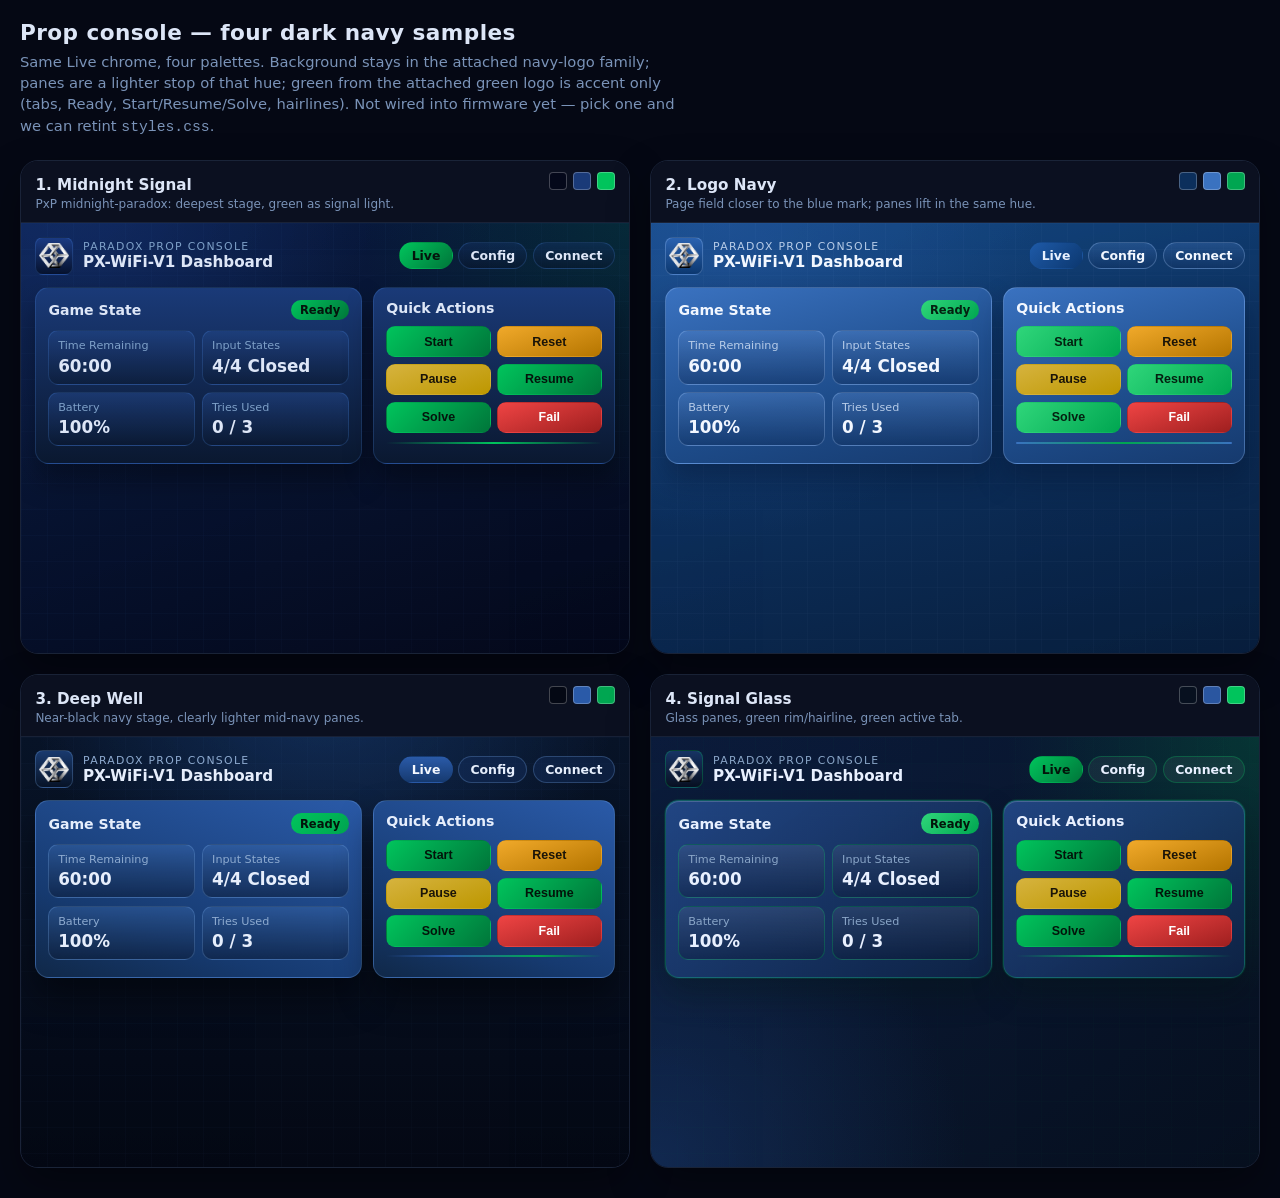
<file: main/webui/theme-samples.html>
<!doctype html>
<html lang="en">
<head>
    <meta charset="utf-8">
    <meta name="viewport" content="width=device-width, initial-scale=1">
    <title>PX-WiFi-V1 — theme samples</title>
    <style>
        :root {
            font-family: system-ui, -apple-system, "Segoe UI", sans-serif;
        }

        * { box-sizing: border-box; }

        body {
            margin: 0;
            color: #dde6f7;
            background: #050814;
        }

        .page-intro {
            max-width: 1280px;
            margin: 0 auto;
            padding: 1.25rem 1.25rem 0.4rem;
        }

        .page-intro h1 {
            margin: 0 0 0.35rem;
            font-size: 1.35rem;
            font-weight: 600;
            letter-spacing: 0.02em;
        }

        .page-intro p {
            margin: 0;
            color: #7a93b8;
            font-size: 0.92rem;
            max-width: 70ch;
            line-height: 1.45;
        }

        .gallery {
            display: grid;
            gap: 1.25rem;
            padding: 1rem 1.25rem 2rem;
            max-width: 1280px;
            margin: 0 auto;
        }

        @media (min-width: 1100px) {
            .gallery { grid-template-columns: 1fr 1fr; }
        }

        .variant {
            border-radius: 18px;
            overflow: hidden;
            border: 1px solid rgba(120, 160, 220, 0.18);
            box-shadow: 0 18px 40px rgba(0, 0, 0, 0.35);
        }

        .variant-meta {
            display: flex;
            justify-content: space-between;
            gap: 0.75rem;
            align-items: baseline;
            padding: 0.7rem 0.9rem;
            background: #0b1020;
            border-bottom: 1px solid rgba(120, 160, 220, 0.12);
        }

        .variant-meta h2 {
            margin: 0;
            font-size: 0.95rem;
            font-weight: 650;
        }

        .variant-meta p {
            margin: 0.15rem 0 0;
            color: #7a93b8;
            font-size: 0.75rem;
        }

        .swatches {
            display: flex;
            gap: 0.35rem;
            flex-shrink: 0;
        }

        .swatch {
            width: 18px;
            height: 18px;
            border-radius: 4px;
            border: 1px solid rgba(255, 255, 255, 0.25);
        }

        /* Shared chrome inside each mock */
        .mock {
            min-height: 430px;
            padding: 0.85rem 0.9rem 1rem;
            color: var(--ink);
            background: var(--page-bg);
            position: relative;
        }

        .mock::before {
            content: "";
            position: absolute;
            inset: 0;
            pointer-events: none;
            background-image:
                linear-gradient(var(--grid) 1px, transparent 1px),
                linear-gradient(90deg, var(--grid) 1px, transparent 1px);
            background-size: 26px 26px;
            opacity: var(--grid-opacity, 0.18);
        }

        .mock > * { position: relative; }

        .topbar {
            display: flex;
            align-items: center;
            justify-content: space-between;
            gap: 0.7rem;
            margin-bottom: 0.75rem;
        }

        .brand {
            display: flex;
            align-items: center;
            gap: 0.6rem;
        }

        .brand-logo {
            width: 38px;
            height: 38px;
            object-fit: contain;
            border-radius: 8px;
            background: var(--logo-well);
            border: 1px solid var(--line);
            padding: 3px;
        }

        .kicker {
            margin: 0;
            color: var(--muted);
            font-size: 0.68rem;
            letter-spacing: 0.12em;
            text-transform: uppercase;
        }

        .brand h3 {
            margin: 0;
            font-size: 0.95rem;
            font-weight: 650;
        }

        .tabs {
            display: flex;
            gap: 0.35rem;
        }

        .tab {
            text-decoration: none;
            color: var(--ink);
            border: 1px solid var(--line);
            background: var(--tab-bg);
            padding: 0.32rem 0.7rem;
            border-radius: 999px;
            font-weight: 650;
            font-size: 0.78rem;
        }

        .tab.active {
            background: var(--tab-active);
            color: var(--tab-active-ink);
            border-color: transparent;
        }

        .layout {
            display: grid;
            grid-template-columns: 1.15fr 0.85fr;
            gap: 0.7rem;
        }

        .panel {
            background: var(--panel);
            border: 1px solid var(--line);
            border-radius: 14px;
            box-shadow: var(--shadow);
            padding: 0.75rem;
        }

        .panel-head {
            display: flex;
            justify-content: space-between;
            align-items: center;
            margin-bottom: 0.65rem;
        }

        .panel-head h4 {
            margin: 0;
            font-size: 0.88rem;
        }

        .badge {
            border-radius: 999px;
            padding: 0.2rem 0.55rem;
            font-size: 0.72rem;
            font-weight: 700;
            background: var(--ok);
            color: var(--ok-ink);
        }

        .metrics {
            display: grid;
            grid-template-columns: 1fr 1fr;
            gap: 0.45rem;
        }

        .metric {
            background: var(--metric);
            border: 1px solid var(--line);
            border-radius: 10px;
            padding: 0.5rem 0.55rem;
        }

        .metric p {
            margin: 0 0 0.2rem;
            color: var(--muted);
            font-size: 0.7rem;
        }

        .metric strong {
            font-size: 1.05rem;
        }

        .btn-grid {
            display: grid;
            grid-template-columns: 1fr 1fr;
            gap: 0.4rem;
        }

        .btn {
            border: 1px solid transparent;
            background: var(--btn);
            color: #fff;
            font-weight: 700;
            border-radius: 9px;
            padding: 0.48rem 0.5rem;
            font-size: 0.78rem;
        }

        .btn-ok { background: var(--cta); color: var(--cta-ink); }
        .btn-warn { background: var(--warn); color: #1a1408; }
        .btn-pause { background: var(--pause); color: #1a1408; }
        .btn-bad { background: var(--bad); }

        .hairline {
            height: 2px;
            border: 0;
            margin: 0.55rem 0 0.45rem;
            background: var(--hairline);
            border-radius: 99px;
        }

        /* 1 — Midnight Signal (PxP midnight, logo-navy panes) */
        .v-midnight {
            --page-bg:
                radial-gradient(circle at 8% -10%, rgba(26, 58, 130, 0.55), transparent 42%),
                radial-gradient(circle at 100% 0%, rgba(0, 166, 81, 0.14), transparent 36%),
                linear-gradient(160deg, #0a1d44 0%, #04081a 100%);
            --panel: linear-gradient(180deg, #1a3a78 0%, #0a1830 100%);
            --metric: linear-gradient(180deg, rgba(36, 72, 140, 0.55), rgba(10, 24, 48, 0.55));
            --tab-bg: linear-gradient(180deg, rgba(26, 58, 120, 0.35), rgba(8, 18, 40, 0.45));
            --tab-active: linear-gradient(135deg, #00c45c 0%, #00763a 100%);
            --tab-active-ink: #04140c;
            --logo-well: linear-gradient(180deg, #1a3a82, #06122e);
            --line: rgba(80, 140, 230, 0.22);
            --grid: rgba(80, 140, 230, 0.16);
            --ink: #dde6f7;
            --muted: #7ea0c8;
            --ok: linear-gradient(135deg, #00c45c, #00763a);
            --ok-ink: #04140c;
            --btn: linear-gradient(160deg, #1a3a78, #0a1830);
            --cta: linear-gradient(135deg, #00c45c, #00763a);
            --cta-ink: #04140c;
            --warn: linear-gradient(160deg, #f0a92a, #b57500);
            --pause: linear-gradient(160deg, #d6b33e, #bd9700);
            --bad: linear-gradient(160deg, #ef4444, #9f1f1f);
            --hairline: linear-gradient(90deg, transparent, #00c45c, transparent);
            --shadow: 0 16px 28px rgba(0, 0, 0, 0.35);
        }

        /* 2 — Logo Navy (field matches attached blue mark) */
        .v-logo-navy {
            --page-bg:
                radial-gradient(circle at 12% 0%, rgba(42, 92, 168, 0.45), transparent 46%),
                linear-gradient(165deg, #154a86 0%, #0c2f5c 48%, #081e3c 100%);
            --panel: linear-gradient(165deg, #3a72c0 0%, #1e4d8c 58%, #163a6e 100%);
            --metric: linear-gradient(180deg, rgba(90, 140, 210, 0.38), rgba(16, 48, 96, 0.5));
            --tab-bg: linear-gradient(180deg, rgba(70, 120, 190, 0.35), rgba(16, 48, 96, 0.4));
            --tab-active: linear-gradient(135deg, #1e5aa8, #0c3870);
            --tab-active-ink: #e8f1ff;
            --logo-well: linear-gradient(180deg, #2a62b0, #0c3870);
            --line: rgba(170, 205, 255, 0.28);
            --grid: rgba(170, 205, 255, 0.14);
            --ink: #f2f7ff;
            --muted: #b7cce8;
            --ok: linear-gradient(135deg, #2fd67a, #00a651);
            --ok-ink: #042010;
            --btn: linear-gradient(160deg, #2a62b0, #123a72);
            --cta: linear-gradient(135deg, #2fd67a, #00a651);
            --cta-ink: #042010;
            --warn: linear-gradient(160deg, #f0a92a, #b57500);
            --pause: linear-gradient(160deg, #d6b33e, #bd9700);
            --bad: linear-gradient(160deg, #ef4444, #9f1f1f);
            --hairline: linear-gradient(90deg, #3a72c0, #00a651, #3a72c0);
            --shadow: 0 16px 28px rgba(6, 20, 48, 0.4);
        }

        /* 3 — Deep Well (darker stage, lifted lighter panes) */
        .v-deep-well {
            --page-bg:
                radial-gradient(circle at 50% -20%, rgba(30, 74, 140, 0.55), transparent 50%),
                linear-gradient(180deg, #081428 0%, #040814 100%);
            --panel: linear-gradient(200deg, #2a5aa8 0%, #163a70 70%, #102848 100%);
            --metric: linear-gradient(180deg, rgba(70, 120, 190, 0.32), rgba(12, 28, 56, 0.55));
            --tab-bg: rgba(20, 48, 96, 0.45);
            --tab-active: linear-gradient(180deg, #2a5aa8, #163a70);
            --tab-active-ink: #f4f8ff;
            --logo-well: linear-gradient(180deg, #1a3a6e, #081428);
            --line: rgba(120, 170, 230, 0.28);
            --grid: rgba(80, 130, 200, 0.12);
            --grid-opacity: 0.22;
            --ink: #e6eefc;
            --muted: #8eabd0;
            --ok: linear-gradient(135deg, #00c45c, #00a651);
            --ok-ink: #03140a;
            --btn: linear-gradient(160deg, #1a3a6e, #0a1830);
            --cta: linear-gradient(135deg, #00c45c, #00763a);
            --cta-ink: #03140a;
            --warn: linear-gradient(160deg, #f0a92a, #b57500);
            --pause: linear-gradient(160deg, #d6b33e, #bd9700);
            --bad: linear-gradient(160deg, #ef4444, #9f1f1f);
            --hairline: linear-gradient(90deg, transparent 0%, #2a5aa8 30%, #00a651 70%, transparent 100%);
            --shadow: 0 20px 36px rgba(0, 0, 0, 0.45);
        }

        /* 4 — Signal Glass (navy glass + green rim light) */
        .v-signal-glass {
            --page-bg:
                radial-gradient(circle at 100% 0%, rgba(0, 166, 81, 0.22), transparent 34%),
                radial-gradient(circle at 0% 100%, rgba(26, 58, 110, 0.55), transparent 42%),
                linear-gradient(145deg, #0b1c3c 0%, #07101f 100%);
            --panel: linear-gradient(145deg, rgba(42, 86, 160, 0.72) 0%, rgba(14, 36, 72, 0.88) 100%);
            --metric: linear-gradient(180deg, rgba(255, 255, 255, 0.08), rgba(8, 20, 44, 0.35));
            --tab-bg: rgba(255, 255, 255, 0.05);
            --tab-active: linear-gradient(135deg, #00c45c, #00763a);
            --tab-active-ink: #03140a;
            --logo-well: linear-gradient(180deg, rgba(26, 58, 110, 0.8), rgba(8, 16, 32, 0.9));
            --line: rgba(0, 196, 92, 0.28);
            --grid: rgba(0, 166, 81, 0.10);
            --ink: #e8f0ff;
            --muted: #8aa6c8;
            --ok: linear-gradient(135deg, #2fd67a, #00a651);
            --ok-ink: #03140a;
            --btn: linear-gradient(160deg, rgba(36, 72, 140, 0.9), rgba(12, 28, 56, 0.95));
            --cta: linear-gradient(135deg, #00c45c, #00763a);
            --cta-ink: #03140a;
            --warn: linear-gradient(160deg, #f0a92a, #b57500);
            --pause: linear-gradient(160deg, #d6b33e, #bd9700);
            --bad: linear-gradient(160deg, #ef4444, #9f1f1f);
            --hairline: linear-gradient(90deg, rgba(42, 86, 160, 0), #00c45c 50%, rgba(42, 86, 160, 0));
            --shadow: 0 16px 32px rgba(0, 20, 10, 0.28);
        }

        .v-signal-glass .panel {
            box-shadow:
                inset 0 1px 0 rgba(255, 255, 255, 0.18),
                0 0 0 1px rgba(0, 196, 92, 0.12),
                0 16px 32px rgba(0, 20, 10, 0.28);
        }
    </style>
</head>
<body>
    <header class="page-intro">
        <h1>Prop console — four dark navy samples</h1>
        <p>
            Same Live chrome, four palettes. Background stays in the attached navy-logo family;
            panes are a lighter stop of that hue; green from the attached green logo is accent only
            (tabs, Ready, Start/Resume/Solve, hairlines). Not wired into firmware yet — pick one
            and we can retint <code>styles.css</code>.
        </p>
    </header>

    <div class="gallery">
        <article class="variant">
            <div class="variant-meta">
                <div>
                    <h2>1. Midnight Signal</h2>
                    <p>PxP midnight-paradox: deepest stage, green as signal light.</p>
                </div>
                <div class="swatches">
                    <span class="swatch" style="background:#04081a"></span>
                    <span class="swatch" style="background:#1a3a78"></span>
                    <span class="swatch" style="background:#00c45c"></span>
                </div>
            </div>
            <div class="mock v-midnight" data-chrome></div>
        </article>

        <article class="variant">
            <div class="variant-meta">
                <div>
                    <h2>2. Logo Navy</h2>
                    <p>Page field closer to the blue mark; panes lift in the same hue.</p>
                </div>
                <div class="swatches">
                    <span class="swatch" style="background:#0c2f5c"></span>
                    <span class="swatch" style="background:#3a72c0"></span>
                    <span class="swatch" style="background:#00a651"></span>
                </div>
            </div>
            <div class="mock v-logo-navy" data-chrome></div>
        </article>

        <article class="variant">
            <div class="variant-meta">
                <div>
                    <h2>3. Deep Well</h2>
                    <p>Near-black navy stage, clearly lighter mid-navy panes.</p>
                </div>
                <div class="swatches">
                    <span class="swatch" style="background:#040814"></span>
                    <span class="swatch" style="background:#2a5aa8"></span>
                    <span class="swatch" style="background:#00a651"></span>
                </div>
            </div>
            <div class="mock v-deep-well" data-chrome></div>
        </article>

        <article class="variant">
            <div class="variant-meta">
                <div>
                    <h2>4. Signal Glass</h2>
                    <p>Glass panes, green rim/hairline, green active tab.</p>
                </div>
                <div class="swatches">
                    <span class="swatch" style="background:#07101f"></span>
                    <span class="swatch" style="background:#2a56a0"></span>
                    <span class="swatch" style="background:#00c45c"></span>
                </div>
            </div>
            <div class="mock v-signal-glass" data-chrome></div>
        </article>
    </div>

    <template id="chrome">
        <div class="topbar">
            <div class="brand">
                <img src="assets/logo.png" alt="" class="brand-logo">
                <div>
                    <p class="kicker">Paradox Prop Console</p>
                    <h3>PX-WiFi-V1 Dashboard</h3>
                </div>
            </div>
            <nav class="tabs">
                <span class="tab active">Live</span>
                <span class="tab">Config</span>
                <span class="tab">Connect</span>
            </nav>
        </div>
        <div class="layout">
            <section class="panel">
                <div class="panel-head">
                    <h4>Game State</h4>
                    <span class="badge">Ready</span>
                </div>
                <div class="metrics">
                    <div class="metric"><p>Time Remaining</p><strong>60:00</strong></div>
                    <div class="metric"><p>Input States</p><strong>4/4 Closed</strong></div>
                    <div class="metric"><p>Battery</p><strong>100%</strong></div>
                    <div class="metric"><p>Tries Used</p><strong>0 / 3</strong></div>
                </div>
            </section>
            <section class="panel">
                <div class="panel-head">
                    <h4>Quick Actions</h4>
                </div>
                <div class="btn-grid">
                    <button class="btn btn-ok" type="button">Start</button>
                    <button class="btn btn-warn" type="button">Reset</button>
                    <button class="btn btn-pause" type="button">Pause</button>
                    <button class="btn btn-ok" type="button">Resume</button>
                    <button class="btn btn-ok" type="button">Solve</button>
                    <button class="btn btn-bad" type="button">Fail</button>
                </div>
                <hr class="hairline">
            </section>
        </div>
    </template>
    <script>
        const tpl = document.getElementById("chrome");
        document.querySelectorAll("[data-chrome]").forEach((el) => {
            el.appendChild(tpl.content.cloneNode(true));
        });
    </script>
</body>
</html>
</file>
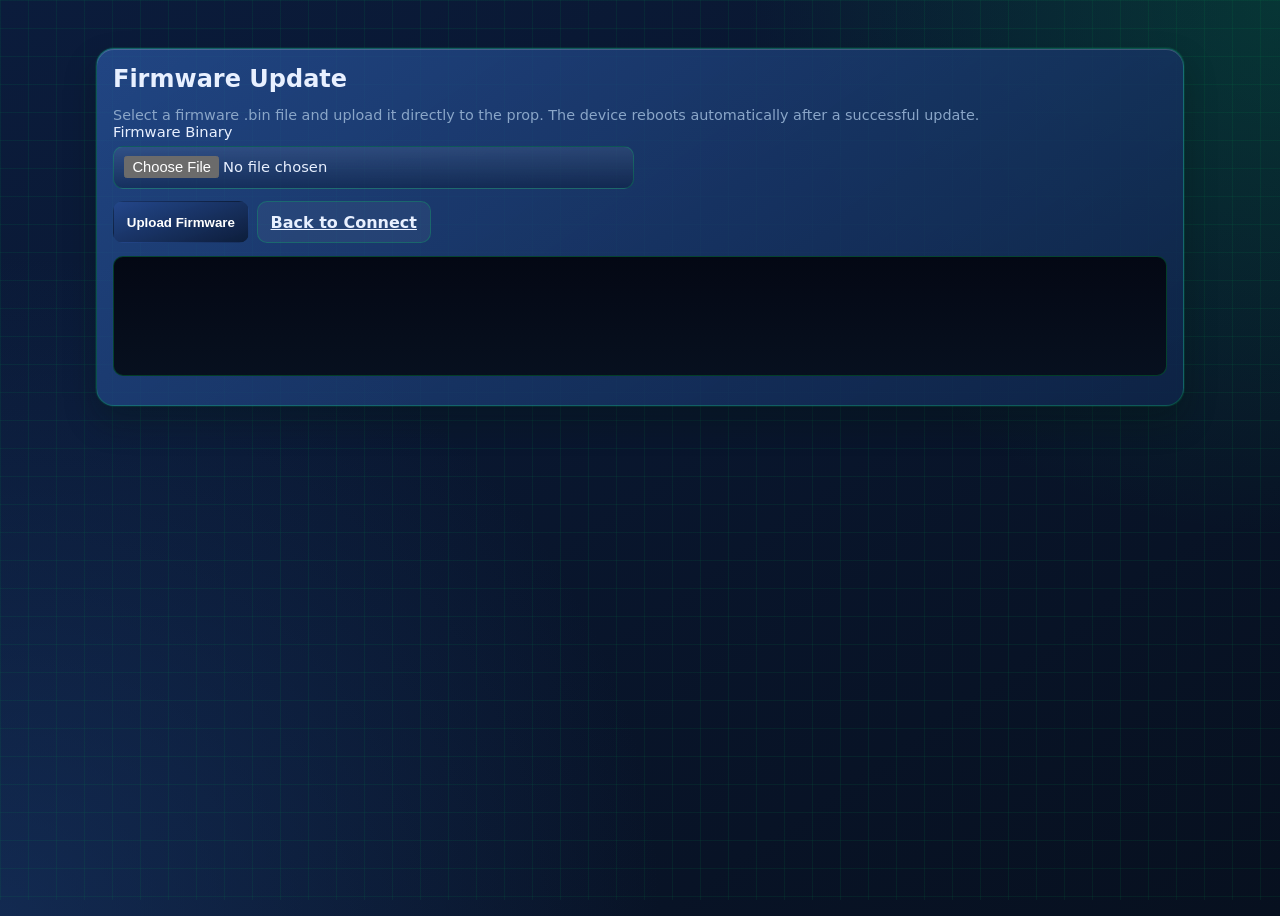
<file: main/webui/update.html>
<!doctype html>
<html lang="en">
<head>
    <meta charset="utf-8">
    <meta name="viewport" content="width=device-width, initial-scale=1">
    <title>PX-WiFi-V1 OTA Update</title>
    <link rel="stylesheet" href="styles.css">
</head>
<body>
    <div class="bg-grid" aria-hidden="true"></div>
    <main class="wrap layout single" style="padding-top:2rem;">
        <section class="panel wide">
            <div class="panel-head">
                <h2>Firmware Update</h2>
            </div>
            <p class="hint">Select a firmware .bin file and upload it directly to the prop. The device reboots automatically after a successful update.</p>
            <div class="form-grid">
                <label>Firmware Binary<input id="firmwareFile" type="file" accept=".bin,application/octet-stream"></label>
            </div>
            <div class="row-actions" style="margin-top:0.8rem;">
                <button id="uploadBtn" class="btn">Upload Firmware</button>
                <a class="btn btn-ghost" href="connection.html">Back to Connect</a>
            </div>
            <pre id="otaLog" class="log"></pre>
        </section>
    </main>

    <script>
        (function () {
            function el(id) { return document.getElementById(id); }
            function log(msg) {
                var node = el("otaLog");
                var ts = new Date().toISOString();
                node.textContent = "[" + ts + "] " + msg + "\n" + node.textContent;
            }

            el("uploadBtn").addEventListener("click", async function () {
                var fileInput = el("firmwareFile");
                if (!fileInput.files || fileInput.files.length === 0) {
                    log("Select a firmware .bin file first.");
                    return;
                }

                var file = fileInput.files[0];
                log("Uploading " + file.name + " (" + file.size + " bytes)...");

                try {
                    var res = await fetch("api/ota/upload", {
                        method: "POST",
                        headers: {
                            "Content-Type": "application/octet-stream"
                        },
                        body: file
                    });
                    var text = await res.text();
                    if (!res.ok) {
                        log("Upload failed: " + text);
                        return;
                    }
                    log("Upload complete: " + text);
                    log("Device will reboot in a moment.");
                } catch (err) {
                    log("Upload error: " + String(err));
                }
            });
        })();
    </script>
</body>
</html>
</file>
<file: main/webui/styles.css>
:root {
    /* Signal Glass: navy stage, lighter navy panes, green accent (logo family). */
    --blue: #1a3a6e;
    --blue-mid: #2a56a0;
    --blue-deep: #07101f;
    --green: #00a651;
    --green-bright: #00c45c;
    --green-deep: #00763a;
    --ink: #e8f0ff;
    --muted: #8aa6c8;
    --paper: #07101f;
    --surface: #0b1c3c;
    --panel: linear-gradient(145deg, rgba(42, 86, 160, 0.72) 0%, rgba(14, 36, 72, 0.88) 100%);
    --metric: linear-gradient(180deg, rgba(255, 255, 255, 0.08), rgba(8, 20, 44, 0.35));
    --line: rgba(0, 196, 92, 0.28);
    --grid: rgba(0, 166, 81, 0.10);
    --accent: var(--green-bright);
    --accent-soft: #2fd67a;
    --ok: var(--green-bright);
    --ok-ink: #03140a;
    --warn: #f0a92a;
    --bad: #ef4444;
    --danger: var(--bad);
    --shadow: 0 16px 32px rgba(0, 20, 10, 0.28);
    --cta: linear-gradient(135deg, var(--green-bright), var(--green-deep));
    --tab-bg: rgba(255, 255, 255, 0.05);
}

* {
    box-sizing: border-box;
}

html {
    color-scheme: dark;
}

body {
    margin: 0;
    color: var(--ink);
    font-family: "Segoe UI", "Avenir Next", system-ui, sans-serif;
    background:
        radial-gradient(circle at 100% 0%, rgba(0, 166, 81, 0.22), transparent 34%),
        radial-gradient(circle at 0% 100%, rgba(26, 58, 110, 0.55), transparent 42%),
        linear-gradient(145deg, #0b1c3c 0%, #07101f 100%);
    min-height: 100vh;
}

h1, h2, h3 {
    font-family: "Segoe UI", "Trebuchet MS", system-ui, sans-serif;
    margin: 0;
}

.bg-grid {
    position: fixed;
    inset: 0;
    pointer-events: none;
    opacity: 1;
    background-image: linear-gradient(var(--grid) 1px, transparent 1px),
        linear-gradient(90deg, var(--grid) 1px, transparent 1px);
    background-size: 28px 28px;
}

.wrap {
    max-width: 1120px;
    margin: 0 auto;
    padding: 1rem;
}

.topbar {
    display: flex;
    align-items: center;
    justify-content: space-between;
    gap: 1rem;
    position: sticky;
    top: 0;
    z-index: 10;
    backdrop-filter: blur(8px);
}

.battery-badge {
    display: inline-flex;
    align-items: center;
    gap: 0.4rem;
    font-weight: 700;
    font-size: 0.85rem;
}

.status-icons {
    display: inline-flex;
    align-items: center;
    gap: 0.5rem;
    margin-left: auto;
    border-radius: 999px;
    border: 1px solid var(--line);
    padding: 0.3rem 0.7rem;
    background: var(--metric);
}

.battery-good {
    color: var(--ok);
}

.battery-warn {
    color: var(--warn);
}

.battery-bad {
    color: var(--bad);
}

.battery-usb {
    color: var(--muted);
}

.battery-icon {
    width: 22px;
    height: 14px;
    display: inline-flex;
    align-items: center;
}

.battery-svg {
    width: 22px;
    height: 14px;
    display: block;
}

.brand {
    display: flex;
    align-items: center;
    gap: 0.75rem;
}

.brand-logo {
    width: 44px;
    height: 44px;
    object-fit: contain;
    border-radius: 8px;
    background: linear-gradient(180deg, rgba(26, 58, 110, 0.8), rgba(8, 16, 32, 0.9));
    border: 1px solid var(--line);
}

.kicker {
    margin: 0;
    color: var(--muted);
    font-size: 0.78rem;
    letter-spacing: 0.08em;
    text-transform: uppercase;
}

.tabs {
    display: flex;
    flex-wrap: wrap;
    gap: 0.5rem;
    align-items: center;
    max-width: 100%;
}

.tab {
    text-decoration: none;
    color: var(--ink);
    border: 1px solid var(--line);
    background: var(--tab-bg);
    padding: 0.5rem 0.85rem;
    border-radius: 999px;
    font-weight: 600;
}

.tab.active {
    background: var(--cta);
    color: var(--ok-ink);
}

.layout {
    display: grid;
    grid-template-columns: 1.2fr 1fr;
    gap: 1rem;
    align-items: start;
    margin-top: 1rem;
}

.layout.single {
    grid-template-columns: 1fr;
}

.panel {
    background: var(--panel);
    border: 1px solid var(--line);
    border-radius: 18px;
    box-shadow:
        inset 0 1px 0 rgba(255, 255, 255, 0.18),
        0 0 0 1px rgba(0, 196, 92, 0.12),
        var(--shadow);
    padding: 1rem;
    overflow: hidden;
    animation: rise 420ms ease both;
}

.panel.wide {
    grid-column: 1 / -1;
}

.panel-head {
    display: flex;
    justify-content: space-between;
    align-items: center;
    gap: 1rem;
    margin-bottom: 0.9rem;
}

.row-actions {
    display: flex;
    gap: 0.5rem;
    flex-wrap: wrap;
}

.badge {
    border-radius: 999px;
    padding: 0.35rem 0.7rem;
    background: var(--metric);
    border: 1px solid var(--line);
    text-transform: capitalize;
}

.badge.state-ready {
    background: var(--cta);
    color: var(--ok-ink);
    border-color: transparent;
}

.badge.state-not-ready {
    background: linear-gradient(160deg, #f0a92a, #b57500);
    color: #1a1408;
    border-color: transparent;
}

.badge.state-running {
    background: linear-gradient(180deg, rgba(255, 255, 255, 0.16), rgba(8, 20, 44, 0.4));
    color: var(--ink);
    border-color: rgba(232, 240, 255, 0.2);
}

.badge.state-paused {
    background: linear-gradient(160deg, #d6b33e, #bd9700);
    color: #1a1408;
    border-color: transparent;
}

.badge.state-solved {
    background: linear-gradient(135deg, var(--green), var(--green-deep));
    color: var(--ok-ink);
    border-color: transparent;
}

.badge.state-failed {
    background: linear-gradient(160deg, #ef4444, #9f1f1f);
    color: #fff;
    border-color: transparent;
}

.metrics {
    display: grid;
    grid-template-columns: repeat(3, minmax(0, 1fr));
    gap: 0.75rem;
}

.metric {
    background: var(--metric);
    border: 1px solid var(--line);
    border-radius: 12px;
    padding: 0.8rem;
}

.metric p {
    margin: 0 0 0.35rem;
    color: var(--muted);
    font-size: 0.84rem;
}

.metric h3 {
    font-size: 1.35rem;
}

.text-ok {
    color: var(--ok);
}

.text-warn {
    color: var(--warn);
}

.text-bad {
    color: var(--bad);
}

.text-muted {
    color: var(--muted);
}

.hidden {
    display: none !important;
}

.btn-grid {
    display: grid;
    grid-template-columns: repeat(2, minmax(0, 1fr));
    gap: 0.65rem;
}

.btn {
    border: 1px solid transparent;
    background: linear-gradient(160deg, rgba(36, 72, 140, 0.9), rgba(12, 28, 56, 0.95));
    color: #fff;
    font-weight: 700;
    border-radius: 10px;
    padding: 0.65rem 0.8rem;
    cursor: pointer;
}

.btn:hover {
    filter: saturate(1.1);
}

.btn:active {
    transform: translateY(1px);
}

.btn-ghost {
    color: var(--ink);
    background: var(--tab-bg);
    border-color: var(--line);
}

.btn-warn {
    background: linear-gradient(160deg, #d89d1b, #bf7f00);
}

.btn-danger {
    background: linear-gradient(160deg, #d15151, #ab3030);
}

.btn-start {
    background: var(--cta);
    color: var(--ok-ink);
}

.btn-resume {
    background: var(--cta);
    color: var(--ok-ink);
}

.btn-pause {
    background: linear-gradient(160deg, #d6b33e, #bd9700);
    color: #1a1a1a;
}

.btn-solve {
    background: var(--cta);
    color: var(--ok-ink);
}

.input-indicators {
    display: flex;
    justify-content: flex-start;
    flex-wrap: wrap;
    gap: 0.4rem;
    padding: 0.6rem 0 0;
}

.input-dot {
    display: inline-flex;
    align-items: center;
    justify-content: center;
    width: 1.6rem;
    height: 1.6rem;
    border-radius: 50%;
    font-size: 0.75rem;
    font-weight: 800;
    color: #fff;
    line-height: 1;
}

.input-dot.connected {
    background: var(--ok);
}

.input-dot.disconnected {
    background: var(--bad);
}

.input-dot.inactive {
    background: #b0b0b0;
}

#gameStatePanel.state-ready {
    background: linear-gradient(180deg, rgba(0, 196, 92, 0.28), rgba(14, 36, 72, 0.78));
}

#gameStatePanel.state-not-ready {
    background: linear-gradient(180deg, rgba(240, 169, 42, 0.28), rgba(14, 36, 72, 0.78));
}

#gameStatePanel.state-running {
    background: linear-gradient(180deg, rgba(42, 86, 160, 0.45), rgba(14, 36, 72, 0.78));
}

#gameStatePanel.state-paused {
    background: linear-gradient(180deg, rgba(214, 179, 62, 0.28), rgba(14, 36, 72, 0.78));
}

#gameStatePanel.state-solved {
    background: linear-gradient(180deg, rgba(0, 166, 81, 0.38), rgba(14, 36, 72, 0.78));
}

#gameStatePanel.state-failed {
    background: linear-gradient(180deg, rgba(239, 68, 68, 0.38), rgba(14, 36, 72, 0.78));
}

.wifi-status {
    display: flex;
    align-items: center;
    gap: 0.5rem;
    margin-bottom: 0.7rem;
    font-weight: 600;
}

.wifi-badge {
    display: inline-flex;
    align-items: center;
    gap: 0.35rem;
    font-size: 0.82rem;
    font-weight: 700;
}

.network-name-row {
    display: flex;
    align-items: flex-end;
    gap: 0.7rem;
}

.network-name-label {
    flex: 1;
    display: flex;
    flex-direction: column;
    gap: 0.35rem;
    font-size: 0.92rem;
}

.toggle-row {
    display: flex;
    align-items: center;
    gap: 0.5rem;
    cursor: pointer;
    font-size: 0.92rem;
}

.toggle-row input[type="checkbox"] {
    width: 1.1rem;
    height: 1.1rem;
    accent-color: var(--accent);
    cursor: pointer;
}

.ap-bottom-row {
    display: flex;
    align-items: center;
    justify-content: space-between;
    gap: 0.7rem;
    flex-wrap: wrap;
}

.row-actions-right {
    display: flex;
    gap: 0.5rem;
    flex-wrap: wrap;
    margin-left: auto;
}

.inline-form {
    display: flex;
    align-items: center;
    flex-wrap: wrap;
    gap: 0.55rem;
}

input,
select,
textarea {
    width: 100%;
    border: 1px solid var(--line);
    border-radius: 10px;
    padding: 0.58rem 0.65rem;
    background: var(--metric);
    color: var(--ink);
    font: inherit;
}

/* Native <select> popups on Windows keep a light list and often ignore
 * `color` on the closed field. Force a light field, dark type, and a CSS
 * chevron so every dropdown is readable. */
select {
    color-scheme: light;
    appearance: none;
    -webkit-appearance: none;
    color: #07101f;
    -webkit-text-fill-color: #07101f;
    background-color: #e8f0ff;
    background-image: url("data:image/svg+xml;utf8,<svg xmlns='http://www.w3.org/2000/svg' width='12' height='8' viewBox='0 0 12 8'><path fill='%2307101f' d='M1.2 1.4L6 6.2l4.8-4.8 1.2 1.2L6 8.6 0 2.6z'/></svg>");
    background-repeat: no-repeat;
    background-position: right 0.7rem center;
    background-size: 12px 8px;
    padding-right: 2rem;
}

select option {
    color: #07101f;
    background: #ffffff;
}

.inline-form input {
    max-width: 300px;
}

.toggle {
    display: inline-flex;
    align-items: center;
    gap: 0.4rem;
}

.toggle input {
    width: auto;
}

.form-grid {
    display: grid;
    grid-template-columns: repeat(2, minmax(0, 1fr));
    gap: 0.7rem;
    align-items: start;
}

.form-grid label {
    display: flex;
    flex-direction: column;
    gap: 0.35rem;
    font-size: 0.92rem;
}

.topic-value {
    margin-top: 0;
    min-height: 2.45rem;
    display: flex;
    align-items: center;
    font-weight: 600;
    color: var(--ink);
    word-break: break-all;
}

.detail-grid {
    display: grid;
    grid-template-columns: repeat(2, minmax(0, 1fr));
    gap: 0.6rem;
}

.detail-item {
    display: flex;
    align-items: baseline;
    justify-content: space-between;
    gap: 0.75rem;
    padding: 0.55rem 0.7rem;
    border: 1px solid var(--line);
    border-radius: 10px;
    background: var(--metric);
}

.detail-item span {
    color: var(--muted);
    font-size: 0.85rem;
}

.connection-detail-item {
    width: 100%;
    box-sizing: border-box;
}

.input-suffix-wrap {
    display: flex;
    align-items: center;
    gap: 0.45rem;
}

.input-suffix {
    border: 1px solid var(--line);
    border-radius: 8px;
    padding: 0.45rem 0.55rem;
    background: var(--metric);
    color: var(--muted);
    font-size: 0.85rem;
    white-space: nowrap;
}

.device-apply-wrap {
    display: flex;
    align-items: flex-end;
}

.ssid-list {
    display: grid;
    grid-template-columns: repeat(2, minmax(0, 1fr));
    gap: 0.55rem;
}

.ssid-item {
    display: flex;
    align-items: center;
    justify-content: space-between;
    gap: 0.6rem;
    border: 1px solid var(--line);
    border-radius: 10px;
    padding: 0.55rem 0.65rem;
    background: var(--metric);
    cursor: pointer;
}

.ssid-meta {
    display: inline-flex;
    align-items: center;
    gap: 0.45rem;
    color: var(--muted);
    font-size: 0.82rem;
}

.wifi-icon {
    width: 16px;
    height: 16px;
    display: inline-flex;
    align-items: center;
}

.wifi-svg {
    width: 16px;
    height: 16px;
    display: block;
}

.hint {
    margin: 0.6rem 0 0;
    color: var(--muted);
    font-size: 0.9rem;
}

.log {
    margin-top: 0.8rem;
    min-height: 120px;
    max-height: 270px;
    overflow: auto;
    border-radius: 10px;
    border: 1px solid var(--line);
    background: linear-gradient(180deg, #040814, #07101f);
    color: #d5deee;
    padding: 0.8rem;
    white-space: pre-wrap;
    word-break: break-word;
    font-size: 0.85rem;
    line-height: 1.35;
}

.pulse {
    position: relative;
    overflow: hidden;
}

.pulse::after {
    content: "";
    position: absolute;
    inset: -40% auto auto -40%;
    width: 180px;
    height: 180px;
    background: radial-gradient(circle, rgba(0, 196, 92, 0.22), transparent 68%);
    animation: drift 5s ease-in-out infinite;
}

@keyframes rise {
    from {
        opacity: 0;
        transform: translateY(8px);
    }
    to {
        opacity: 1;
        transform: translateY(0);
    }
}

@keyframes drift {
    0%, 100% { transform: translate(0, 0); }
    50% { transform: translate(16px, 14px); }
}

@media (max-width: 820px) {
    .topbar {
        flex-direction: column;
        align-items: flex-start;
    }

    .tabs {
        width: 100%;
    }

    .status-icons {
        margin-left: 0;
        flex: 1 1 100%;
        justify-content: flex-end;
        order: -1;
    }

    .layout,
    .layout.live-layout,
    .layout.single,
    .form-grid {
        grid-template-columns: 1fr;
    }

    .detail-grid,
    .ssid-list {
        grid-template-columns: 1fr;
    }

    .metrics,
    .btn-grid {
        grid-template-columns: repeat(2, minmax(0, 1fr));
    }

    .panel-head {
        flex-wrap: wrap;
    }

    .inline-form input {
        max-width: 100%;
    }
}

/* Phone: stack dense grids; keep touch targets usable */
@media (max-width: 520px) {
    .wrap {
        padding: 0.75rem;
    }

    .brand-logo {
        width: 36px;
        height: 36px;
    }

    .brand h1 {
        font-size: 1.2rem;
    }

    .tab {
        padding: 0.4rem 0.7rem;
        font-size: 0.88rem;
    }

    .metrics,
    .btn-grid {
        grid-template-columns: 1fr;
    }

    .panel {
        padding: 0.85rem;
        border-radius: 14px;
    }
}
</file>
